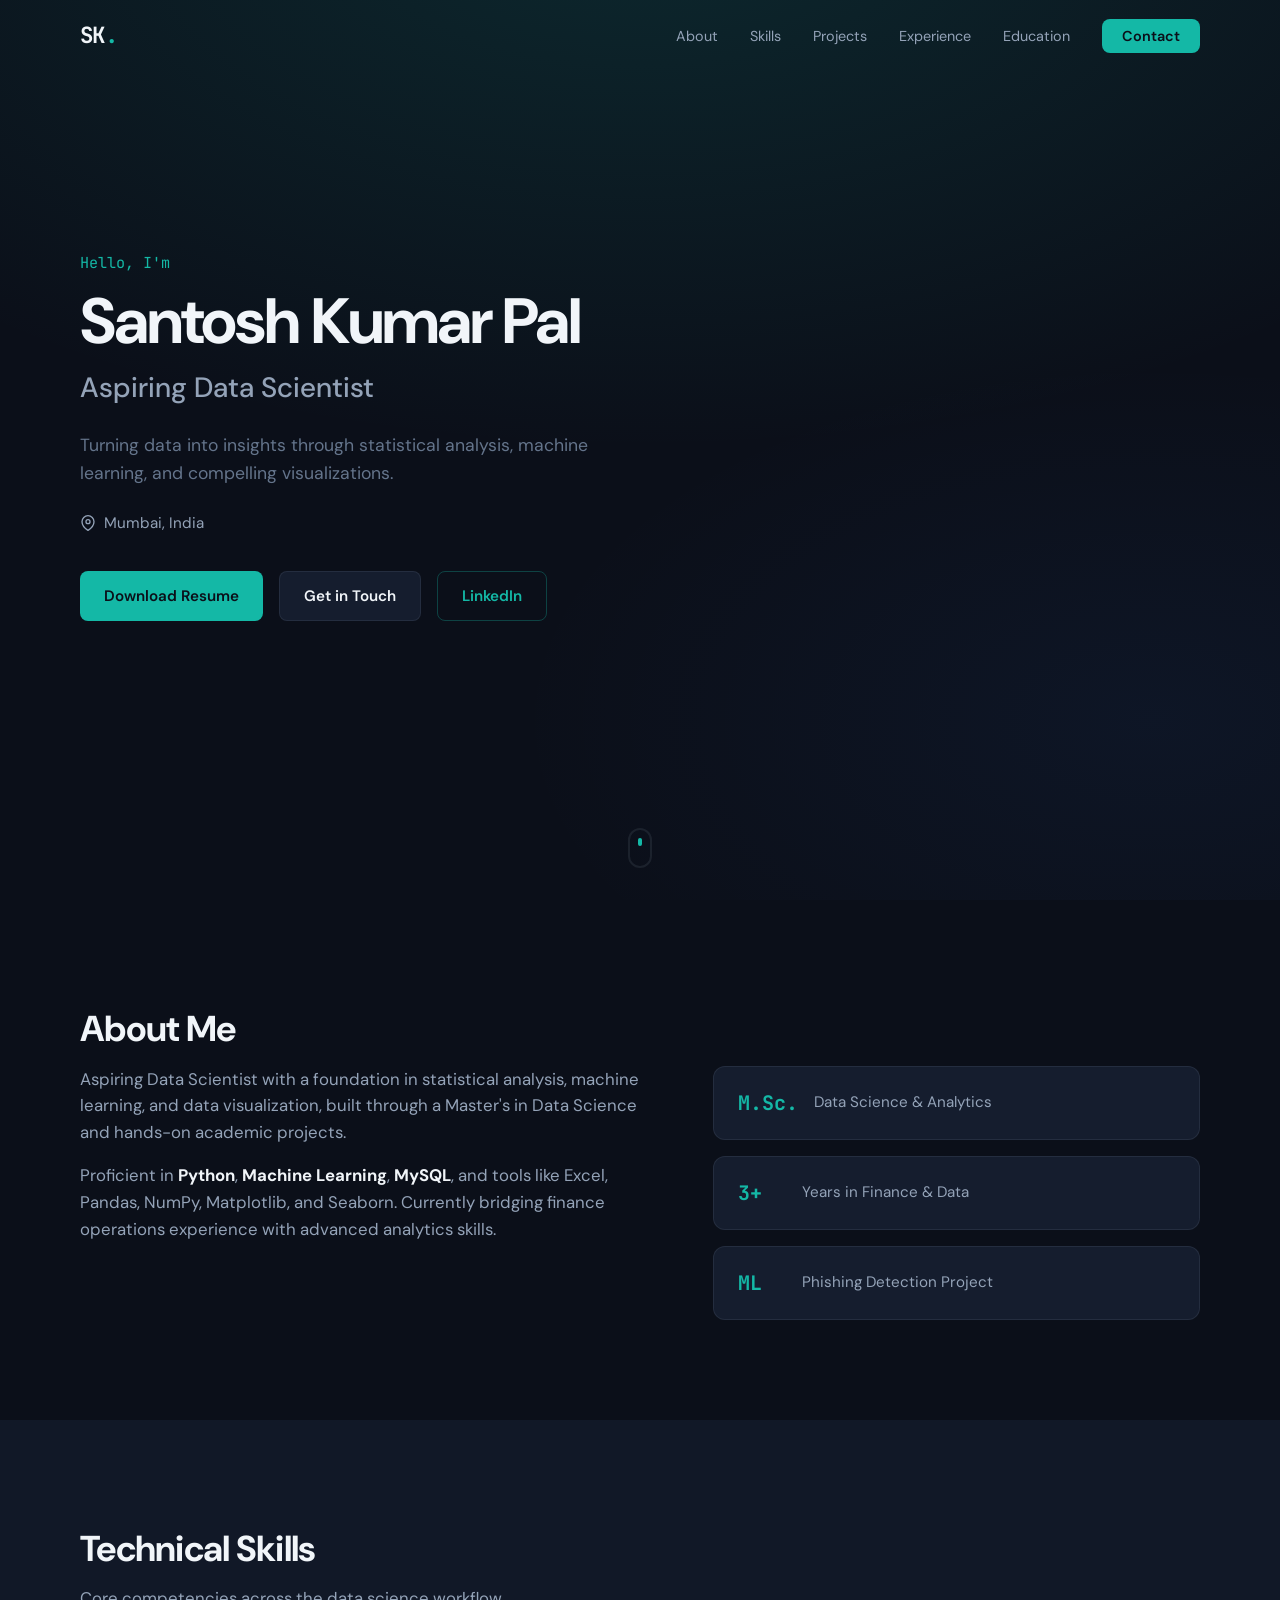
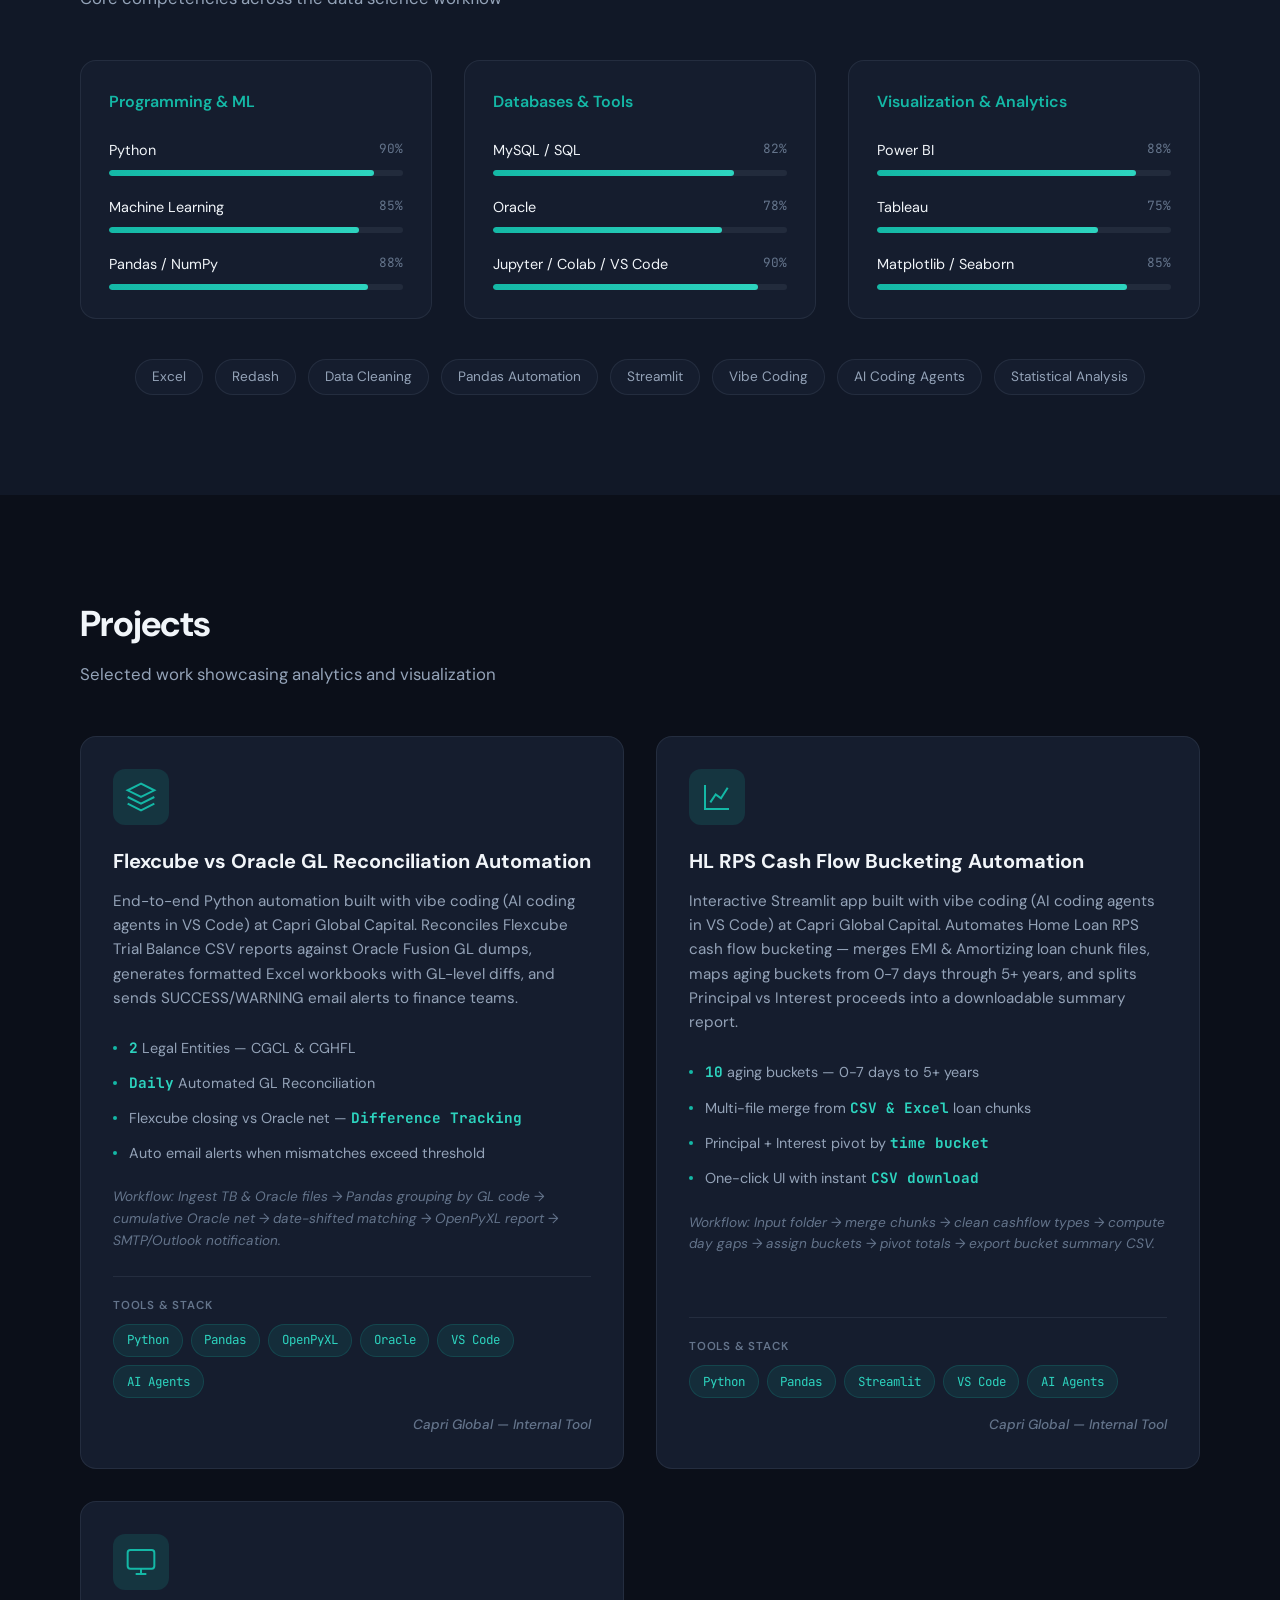
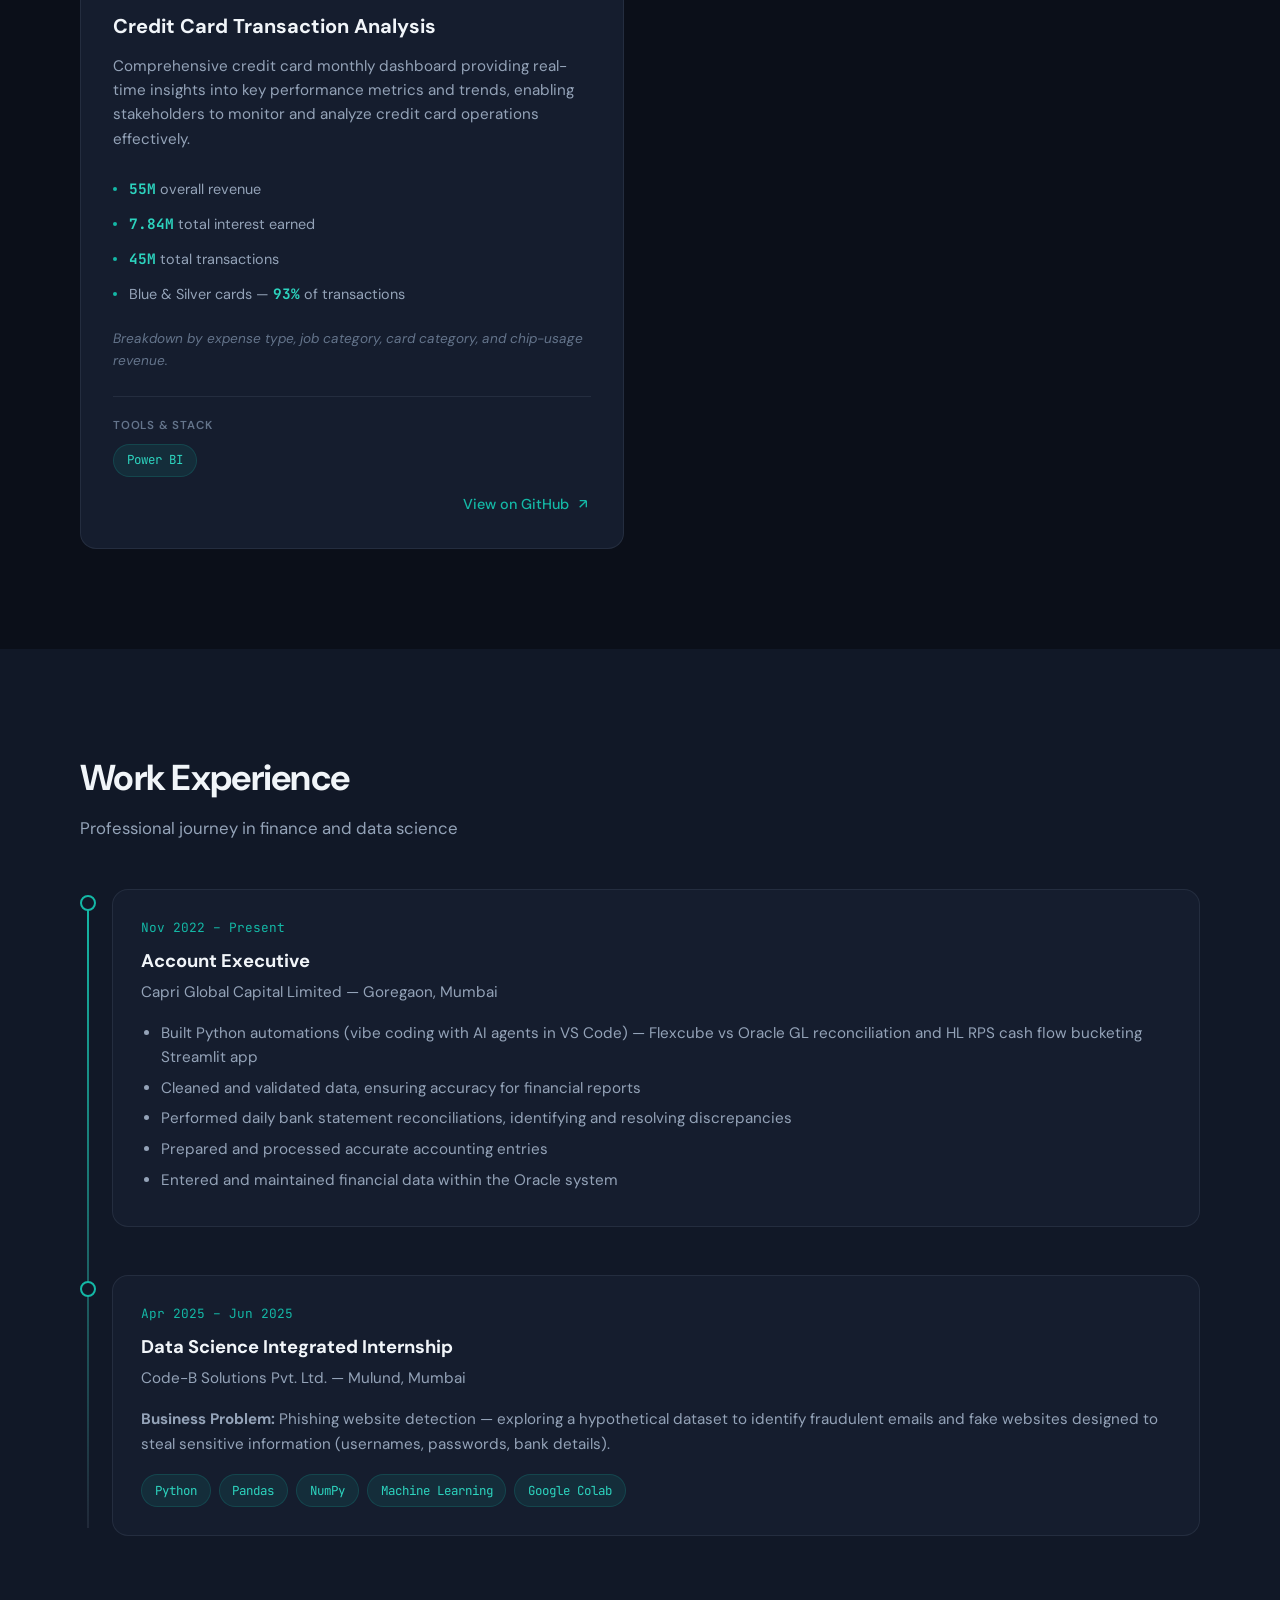
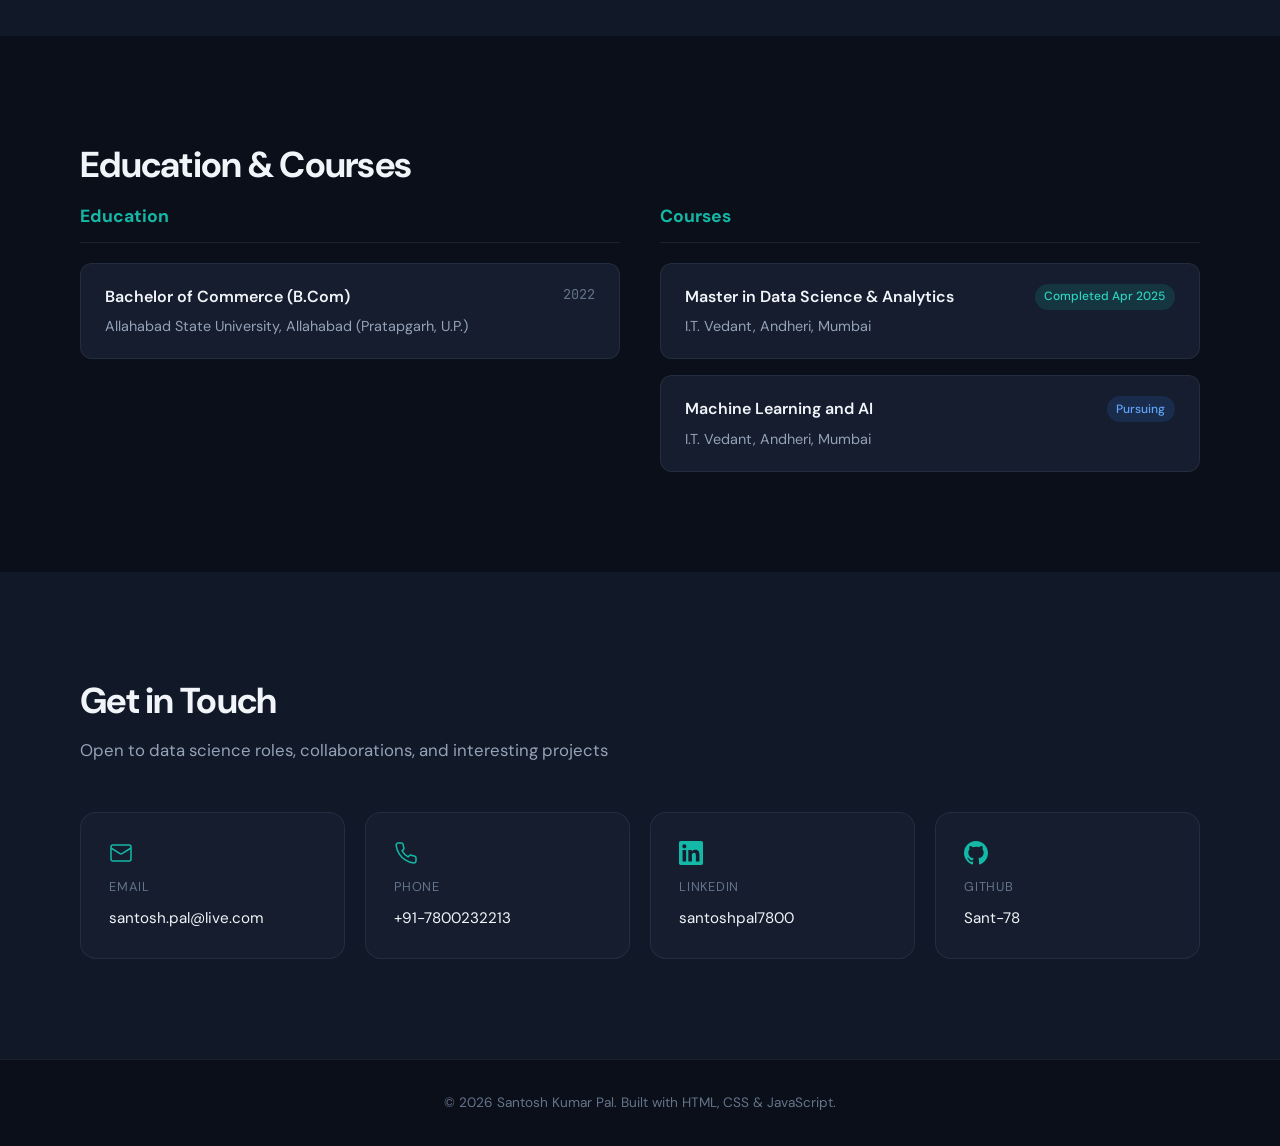
<file: index.html>
<!DOCTYPE html>
<html lang="en">
<head>
  <meta charset="UTF-8">
  <meta name="viewport" content="width=device-width, initial-scale=1.0">
  <meta name="description" content="Santosh Kumar Pal — Aspiring Data Scientist portfolio. Python, Machine Learning, data visualization, and analytics projects.">
  <title>Santosh Kumar Pal | Data Scientist</title>
  <link rel="preconnect" href="https://fonts.googleapis.com">
  <link rel="preconnect" href="https://fonts.gstatic.com" crossorigin>
  <link href="https://fonts.googleapis.com/css2?family=DM+Sans:ital,opsz,wght@0,9..40,400;0,9..40,500;0,9..40,600;0,9..40,700;1,9..40,400&family=JetBrains+Mono:wght@400;500&display=swap" rel="stylesheet">
  <link rel="stylesheet" href="css/styles.css">
</head>
<body>

  <!-- Navigation -->
  <header class="navbar" id="navbar">
    <nav class="nav-container">
      <a href="#hero" class="nav-logo">SK<span class="accent">.</span></a>
      <button class="nav-toggle" id="navToggle" aria-label="Toggle navigation" aria-expanded="false">
        <span></span>
        <span></span>
        <span></span>
      </button>
      <ul class="nav-links" id="navLinks">
        <li><a href="#about">About</a></li>
        <li><a href="#skills">Skills</a></li>
        <li><a href="#projects">Projects</a></li>
        <li><a href="#experience">Experience</a></li>
        <li><a href="#education">Education</a></li>
        <li><a href="#contact" class="nav-cta">Contact</a></li>
      </ul>
    </nav>
  </header>

  <main>

    <!-- Hero -->
    <section class="hero section" id="hero">
      <div class="hero-bg"></div>
      <div class="container hero-content">
        <p class="hero-greeting reveal">Hello, I'm</p>
        <h1 class="hero-name reveal">Santosh Kumar Pal</h1>
        <p class="hero-title reveal">Aspiring Data Scientist</p>
        <p class="hero-tagline reveal">
          Turning data into insights through statistical analysis, machine learning, and compelling visualizations.
        </p>
        <div class="hero-meta reveal">
          <span class="hero-location">
            <svg width="16" height="16" viewBox="0 0 24 24" fill="none" stroke="currentColor" stroke-width="2" aria-hidden="true"><path d="M21 10c0 7-9 13-9 13s-9-6-9-13a9 9 0 0 1 18 0z"/><circle cx="12" cy="10" r="3"/></svg>
            Mumbai, India
          </span>
        </div>
        <div class="hero-actions reveal">
          <a href="resume.html?print=1" class="btn btn-primary" target="_blank" rel="noopener">Download Resume</a>
          <a href="#contact" class="btn btn-secondary">Get in Touch</a>
          <a href="https://www.linkedin.com/in/santoshpal7800" class="btn btn-outline" target="_blank" rel="noopener noreferrer">LinkedIn</a>
        </div>
      </div>
      <a href="#about" class="scroll-indicator" aria-label="Scroll to about section">
        <span></span>
      </a>
    </section>

    <!-- About -->
    <section class="section" id="about">
      <div class="container">
        <h2 class="section-title reveal">About Me</h2>
        <div class="about-grid">
          <div class="about-text reveal">
            <p>
              Aspiring Data Scientist with a foundation in statistical analysis, machine learning, and data visualization, built through a Master's in Data Science and hands-on academic projects.
            </p>
            <p>
              Proficient in <strong>Python</strong>, <strong>Machine Learning</strong>, <strong>MySQL</strong>, and tools like Excel, Pandas, NumPy, Matplotlib, and Seaborn. Currently bridging finance operations experience with advanced analytics skills.
            </p>
          </div>
          <div class="about-highlights reveal">
            <div class="highlight-card">
              <span class="highlight-number">M.Sc.</span>
              <span class="highlight-label">Data Science & Analytics</span>
            </div>
            <div class="highlight-card">
              <span class="highlight-number">3+</span>
              <span class="highlight-label">Years in Finance & Data</span>
            </div>
            <div class="highlight-card">
              <span class="highlight-number">ML</span>
              <span class="highlight-label">Phishing Detection Project</span>
            </div>
          </div>
        </div>
      </div>
    </section>

    <!-- Skills -->
    <section class="section section-alt" id="skills">
      <div class="container">
        <h2 class="section-title reveal">Technical Skills</h2>
        <p class="section-subtitle reveal">Core competencies across the data science workflow</p>

        <div class="skills-grid">
          <div class="skill-category reveal">
            <h3>Programming & ML</h3>
            <div class="skill-bars">
              <div class="skill-item">
                <div class="skill-header">
                  <span>Python</span>
                  <span class="skill-pct">90%</span>
                </div>
                <div class="skill-track"><div class="skill-fill" data-width="90"></div></div>
              </div>
              <div class="skill-item">
                <div class="skill-header">
                  <span>Machine Learning</span>
                  <span class="skill-pct">85%</span>
                </div>
                <div class="skill-track"><div class="skill-fill" data-width="85"></div></div>
              </div>
              <div class="skill-item">
                <div class="skill-header">
                  <span>Pandas / NumPy</span>
                  <span class="skill-pct">88%</span>
                </div>
                <div class="skill-track"><div class="skill-fill" data-width="88"></div></div>
              </div>
            </div>
          </div>

          <div class="skill-category reveal">
            <h3>Databases & Tools</h3>
            <div class="skill-bars">
              <div class="skill-item">
                <div class="skill-header">
                  <span>MySQL / SQL</span>
                  <span class="skill-pct">82%</span>
                </div>
                <div class="skill-track"><div class="skill-fill" data-width="82"></div></div>
              </div>
              <div class="skill-item">
                <div class="skill-header">
                  <span>Oracle</span>
                  <span class="skill-pct">78%</span>
                </div>
                <div class="skill-track"><div class="skill-fill" data-width="78"></div></div>
              </div>
              <div class="skill-item">
                <div class="skill-header">
                  <span>Jupyter / Colab / VS Code</span>
                  <span class="skill-pct">90%</span>
                </div>
                <div class="skill-track"><div class="skill-fill" data-width="90"></div></div>
              </div>
            </div>
          </div>

          <div class="skill-category reveal">
            <h3>Visualization & Analytics</h3>
            <div class="skill-bars">
              <div class="skill-item">
                <div class="skill-header">
                  <span>Power BI</span>
                  <span class="skill-pct">88%</span>
                </div>
                <div class="skill-track"><div class="skill-fill" data-width="88"></div></div>
              </div>
              <div class="skill-item">
                <div class="skill-header">
                  <span>Tableau</span>
                  <span class="skill-pct">75%</span>
                </div>
                <div class="skill-track"><div class="skill-fill" data-width="75"></div></div>
              </div>
              <div class="skill-item">
                <div class="skill-header">
                  <span>Matplotlib / Seaborn</span>
                  <span class="skill-pct">85%</span>
                </div>
                <div class="skill-track"><div class="skill-fill" data-width="85"></div></div>
              </div>
            </div>
          </div>
        </div>

        <div class="skill-tags reveal">
          <span class="tag">Excel</span>
          <span class="tag">Redash</span>
          <span class="tag">Data Cleaning</span>
          <span class="tag">Pandas Automation</span>
          <span class="tag">Streamlit</span>
          <span class="tag">Vibe Coding</span>
          <span class="tag">AI Coding Agents</span>
          <span class="tag">Statistical Analysis</span>
        </div>
      </div>
    </section>

    <!-- Projects -->
    <section class="section" id="projects">
      <div class="container">
        <h2 class="section-title reveal">Projects</h2>
        <p class="section-subtitle reveal">Selected work showcasing analytics and visualization</p>

        <div class="projects-grid">
          <article class="project-card reveal">
            <div class="project-icon">
              <svg width="32" height="32" viewBox="0 0 24 24" fill="none" stroke="currentColor" stroke-width="1.5" aria-hidden="true"><path d="M12 2L2 7l10 5 10-5-10-5z"/><path d="M2 17l10 5 10-5M2 12l10 5 10-5"/></svg>
            </div>
            <h3>Flexcube vs Oracle GL Reconciliation Automation</h3>
            <p class="project-desc">
              End-to-end Python automation built with vibe coding (AI coding agents in VS Code) at Capri Global Capital. Reconciles Flexcube Trial Balance CSV reports against Oracle Fusion GL dumps, generates formatted Excel workbooks with GL-level diffs, and sends SUCCESS/WARNING email alerts to finance teams.
            </p>
            <ul class="project-metrics">
              <li><strong>2</strong> Legal Entities — CGCL & CGHFL</li>
              <li><strong>Daily</strong> Automated GL Reconciliation</li>
              <li>Flexcube closing vs Oracle net — <strong>Difference Tracking</strong></li>
              <li>Auto email alerts when mismatches exceed threshold</li>
            </ul>
            <p class="project-insight">
              Workflow: Ingest TB & Oracle files → Pandas grouping by GL code → cumulative Oracle net → date-shifted matching → OpenPyXL report → SMTP/Outlook notification.
            </p>
            <div class="project-footer">
              <div class="project-tools-block">
                <span class="project-tools-label">Tools & Stack</span>
                <div class="project-tools">
                  <span class="tool-badge">Python</span>
                  <span class="tool-badge">Pandas</span>
                  <span class="tool-badge">OpenPyXL</span>
                  <span class="tool-badge">Oracle</span>
                  <span class="tool-badge">VS Code</span>
                  <span class="tool-badge">AI Agents</span>
                </div>
              </div>
              <div class="project-footer-meta">
                <span class="project-link project-internal">Capri Global — Internal Tool</span>
              </div>
            </div>
          </article>

          <article class="project-card reveal">
            <div class="project-icon">
              <svg width="32" height="32" viewBox="0 0 24 24" fill="none" stroke="currentColor" stroke-width="1.5" aria-hidden="true"><path d="M3 3v18h18"/><path d="M7 16l4-6 4 3 5-8"/></svg>
            </div>
            <h3>HL RPS Cash Flow Bucketing Automation</h3>
            <p class="project-desc">
              Interactive Streamlit app built with vibe coding (AI coding agents in VS Code) at Capri Global Capital. Automates Home Loan RPS cash flow bucketing — merges EMI & Amortizing loan chunk files, maps aging buckets from 0-7 days through 5+ years, and splits Principal vs Interest proceeds into a downloadable summary report.
            </p>
            <ul class="project-metrics">
              <li><strong>10</strong> aging buckets — 0-7 days to 5+ years</li>
              <li>Multi-file merge from <strong>CSV & Excel</strong> loan chunks</li>
              <li>Principal + Interest pivot by <strong>time bucket</strong></li>
              <li>One-click UI with instant <strong>CSV download</strong></li>
            </ul>
            <p class="project-insight">
              Workflow: Input folder → merge chunks → clean cashflow types → compute day gaps → assign buckets → pivot totals → export bucket summary CSV.
            </p>
            <div class="project-footer">
              <div class="project-tools-block">
                <span class="project-tools-label">Tools & Stack</span>
                <div class="project-tools">
                  <span class="tool-badge">Python</span>
                  <span class="tool-badge">Pandas</span>
                  <span class="tool-badge">Streamlit</span>
                  <span class="tool-badge">VS Code</span>
                  <span class="tool-badge">AI Agents</span>
                </div>
              </div>
              <div class="project-footer-meta">
                <span class="project-link project-internal">Capri Global — Internal Tool</span>
              </div>
            </div>
          </article>

          <article class="project-card reveal">
            <div class="project-icon">
              <svg width="32" height="32" viewBox="0 0 24 24" fill="none" stroke="currentColor" stroke-width="1.5" aria-hidden="true"><rect x="2" y="3" width="20" height="14" rx="2"/><path d="M8 21h8M12 17v4"/></svg>
            </div>
            <h3>Credit Card Transaction Analysis</h3>
            <p class="project-desc">
              Comprehensive credit card monthly dashboard providing real-time insights into key performance metrics and trends, enabling stakeholders to monitor and analyze credit card operations effectively.
            </p>
            <ul class="project-metrics">
              <li><strong>55M</strong> overall revenue</li>
              <li><strong>7.84M</strong> total interest earned</li>
              <li><strong>45M</strong> total transactions</li>
              <li>Blue & Silver cards — <strong>93%</strong> of transactions</li>
            </ul>
            <p class="project-insight">
              Breakdown by expense type, job category, card category, and chip-usage revenue.
            </p>
            <div class="project-footer">
              <div class="project-tools-block">
                <span class="project-tools-label">Tools & Stack</span>
                <div class="project-tools">
                  <span class="tool-badge">Power BI</span>
                </div>
              </div>
              <div class="project-footer-meta">
                <a href="https://github.com/Sant-78" class="project-link" target="_blank" rel="noopener noreferrer">
                  View on GitHub
                  <svg width="16" height="16" viewBox="0 0 24 24" fill="none" stroke="currentColor" stroke-width="2" aria-hidden="true"><path d="M7 17L17 7M17 7H7M17 7V17"/></svg>
                </a>
              </div>
            </div>
          </article>
        </div>
      </div>
    </section>

    <!-- Experience -->
    <section class="section section-alt" id="experience">
      <div class="container">
        <h2 class="section-title reveal">Work Experience</h2>
        <p class="section-subtitle reveal">Professional journey in finance and data science</p>

        <div class="timeline">
          <article class="timeline-item reveal">
            <div class="timeline-marker"></div>
            <div class="timeline-content">
              <span class="timeline-date">Nov 2022 – Present</span>
              <h3>Account Executive</h3>
              <p class="timeline-company">Capri Global Capital Limited — Goregaon, Mumbai</p>
              <ul>
                <li>Built Python automations (vibe coding with AI agents in VS Code) — Flexcube vs Oracle GL reconciliation and HL RPS cash flow bucketing Streamlit app</li>
                <li>Cleaned and validated data, ensuring accuracy for financial reports</li>
                <li>Performed daily bank statement reconciliations, identifying and resolving discrepancies</li>
                <li>Prepared and processed accurate accounting entries</li>
                <li>Entered and maintained financial data within the Oracle system</li>
              </ul>
            </div>
          </article>

          <article class="timeline-item reveal">
            <div class="timeline-marker"></div>
            <div class="timeline-content">
              <span class="timeline-date">Apr 2025 – Jun 2025</span>
              <h3>Data Science Integrated Internship</h3>
              <p class="timeline-company">Code-B Solutions Pvt. Ltd. — Mulund, Mumbai</p>
              <p class="timeline-problem">
                <strong>Business Problem:</strong> Phishing website detection — exploring a hypothetical dataset to identify fraudulent emails and fake websites designed to steal sensitive information (usernames, passwords, bank details).
              </p>
              <div class="timeline-tools">
                <span class="tool-badge">Python</span>
                <span class="tool-badge">Pandas</span>
                <span class="tool-badge">NumPy</span>
                <span class="tool-badge">Machine Learning</span>
                <span class="tool-badge">Google Colab</span>
              </div>
            </div>
          </article>
        </div>
      </div>
    </section>

    <!-- Education -->
    <section class="section" id="education">
      <div class="container">
        <h2 class="section-title reveal">Education & Courses</h2>

        <div class="education-grid">
          <div class="edu-block reveal">
            <h3>Education</h3>
            <div class="edu-item">
              <div class="edu-header">
                <h4>Bachelor of Commerce (B.Com)</h4>
                <span class="edu-year">2022</span>
              </div>
              <p>Allahabad State University, Allahabad (Pratapgarh, U.P.)</p>
            </div>
          </div>

          <div class="edu-block reveal">
            <h3>Courses</h3>
            <div class="edu-item">
              <div class="edu-header">
                <h4>Master in Data Science & Analytics</h4>
                <span class="edu-badge completed">Completed Apr 2025</span>
              </div>
              <p>I.T. Vedant, Andheri, Mumbai</p>
            </div>
            <div class="edu-item">
              <div class="edu-header">
                <h4>Machine Learning and AI</h4>
                <span class="edu-badge pursuing">Pursuing</span>
              </div>
              <p>I.T. Vedant, Andheri, Mumbai</p>
            </div>
          </div>
        </div>
      </div>
    </section>

    <!-- Contact -->
    <section class="section section-alt" id="contact">
      <div class="container">
        <h2 class="section-title reveal">Get in Touch</h2>
        <p class="section-subtitle reveal">Open to data science roles, collaborations, and interesting projects</p>

        <div class="contact-grid reveal">
          <a href="mailto:santosh.pal@live.com" class="contact-card">
            <svg width="24" height="24" viewBox="0 0 24 24" fill="none" stroke="currentColor" stroke-width="1.5" aria-hidden="true"><rect x="2" y="4" width="20" height="16" rx="2"/><path d="m22 7-8.97 5.7a1.94 1.94 0 0 1-2.06 0L2 7"/></svg>
            <span class="contact-label">Email</span>
            <span class="contact-value">santosh.pal@live.com</span>
          </a>
          <a href="tel:+917800232213" class="contact-card">
            <svg width="24" height="24" viewBox="0 0 24 24" fill="none" stroke="currentColor" stroke-width="1.5" aria-hidden="true"><path d="M22 16.92v3a2 2 0 0 1-2.18 2 19.79 19.79 0 0 1-8.63-3.07 19.5 19.5 0 0 1-6-6 19.79 19.79 0 0 1-3.07-8.67A2 2 0 0 1 4.11 2h3a2 2 0 0 1 2 1.72c.127.96.361 1.903.7 2.81a2 2 0 0 1-.45 2.11L8.09 9.91a16 16 0 0 0 6 6l1.27-1.27a2 2 0 0 1 2.11-.45c.907.339 1.85.573 2.81.7A2 2 0 0 1 22 16.92z"/></svg>
            <span class="contact-label">Phone</span>
            <span class="contact-value">+91-7800232213</span>
          </a>
          <a href="https://www.linkedin.com/in/santoshpal7800" class="contact-card" target="_blank" rel="noopener noreferrer">
            <svg width="24" height="24" viewBox="0 0 24 24" fill="currentColor" aria-hidden="true"><path d="M20.447 20.452h-3.554v-5.569c0-1.328-.027-3.037-1.852-3.037-1.853 0-2.136 1.445-2.136 2.939v5.667H9.351V9h3.414v1.561h.046c.477-.9 1.637-1.85 3.37-1.85 3.601 0 4.267 2.37 4.267 5.455v6.286zM5.337 7.433a2.062 2.062 0 0 1-2.063-2.065 2.064 2.064 0 1 1 2.063 2.065zm1.782 13.019H3.555V9h3.564v11.452zM22.225 0H1.771C.792 0 0 .774 0 1.729v20.542C0 23.227.792 24 1.771 24h20.451C23.2 24 24 23.227 24 22.271V1.729C24 .774 23.2 0 22.222 0h.003z"/></svg>
            <span class="contact-label">LinkedIn</span>
            <span class="contact-value">santoshpal7800</span>
          </a>
          <a href="https://github.com/Sant-78" class="contact-card" target="_blank" rel="noopener noreferrer">
            <svg width="24" height="24" viewBox="0 0 24 24" fill="currentColor" aria-hidden="true"><path d="M12 0C5.374 0 0 5.373 0 12c0 5.302 3.438 9.8 8.207 11.387.599.111.793-.261.793-.577v-2.234c-3.338.726-4.033-1.416-4.033-1.416-.546-1.387-1.333-1.756-1.333-1.756-1.089-.745.083-.729.083-.729 1.205.084 1.839 1.237 1.839 1.237 1.07 1.834 2.807 1.304 3.492.997.107-.775.418-1.305.762-1.604-2.665-.305-5.467-1.334-5.467-5.931 0-1.311.469-2.381 1.236-3.221-.124-.303-.535-1.524.117-3.176 0 0 1.008-.322 3.301 1.23A11.509 11.509 0 0 1 12 5.803c1.02.005 2.047.138 3.006.404 2.291-1.552 3.297-1.23 3.297-1.23.653 1.653.242 2.874.118 3.176.77.84 1.235 1.911 1.235 3.221 0 4.609-2.807 5.624-5.479 5.921.43.372.823 1.102.823 2.222v3.293c0 .319.192.694.801.576C20.566 21.797 24 17.3 24 12c0-6.627-5.373-12-12-12z"/></svg>
            <span class="contact-label">GitHub</span>
            <span class="contact-value">Sant-78</span>
          </a>
        </div>
      </div>
    </section>

  </main>

  <footer class="footer">
    <div class="container">
      <p>&copy; 2026 Santosh Kumar Pal. Built with HTML, CSS & JavaScript.</p>
    </div>
  </footer>

  <script src="js/main.js"></script>
</body>
</html>
</file>
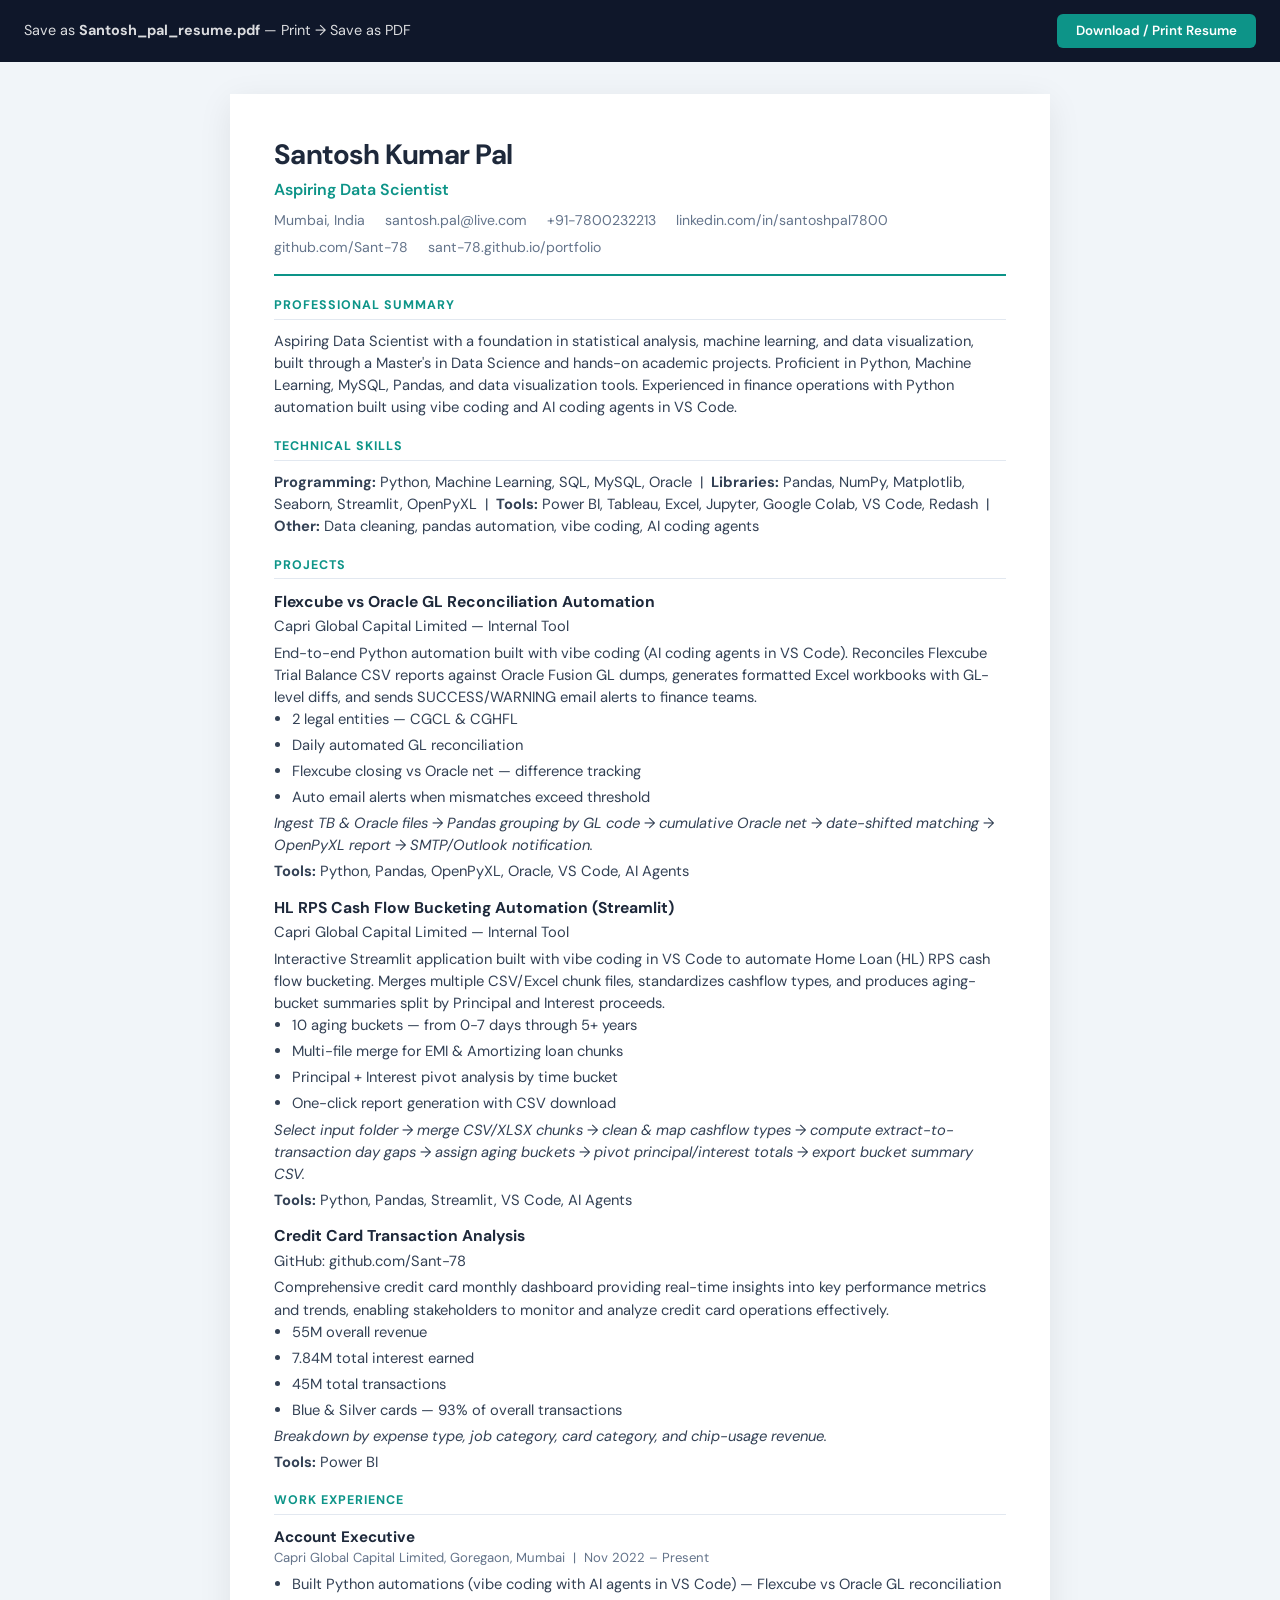
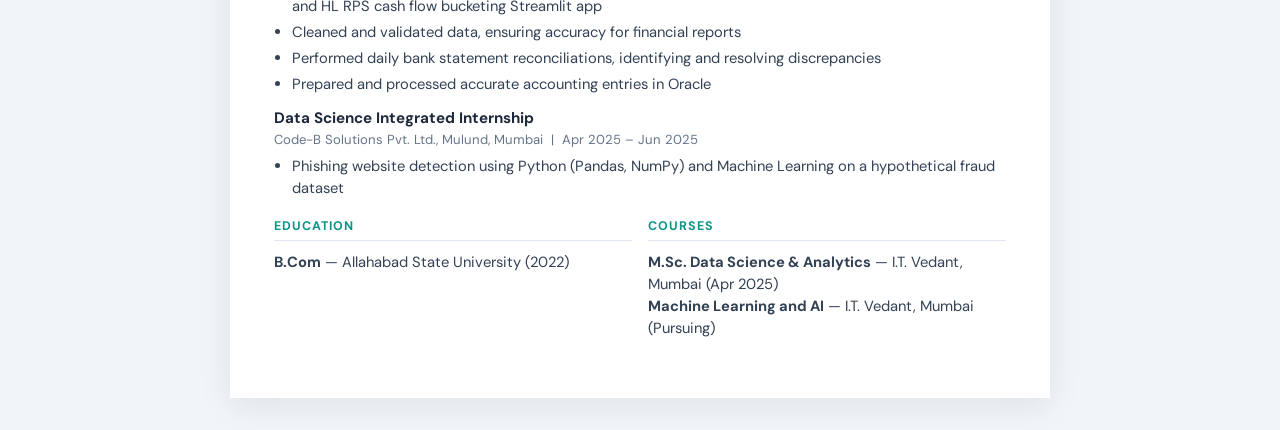
<file: resume.html>
<!DOCTYPE html>
<html lang="en">
<head>
  <meta charset="UTF-8">
  <meta name="viewport" content="width=device-width, initial-scale=1.0">
  <title>Santosh Kumar Pal — Resume</title>
  <link rel="preconnect" href="https://fonts.googleapis.com">
  <link rel="preconnect" href="https://fonts.gstatic.com" crossorigin>
  <link href="https://fonts.googleapis.com/css2?family=DM+Sans:wght@400;500;600;700&display=swap" rel="stylesheet">
  <link rel="stylesheet" href="css/resume.css">
</head>
<body>

  <div class="resume-toolbar">
    <p>Save as <strong>Santosh_pal_resume.pdf</strong> — Print → Save as PDF</p>
    <button type="button" class="btn-print" id="printResume">Download / Print Resume</button>
  </div>

  <div class="resume-page">
    <header class="resume-header">
      <h1>Santosh Kumar Pal</h1>
      <p class="title">Aspiring Data Scientist</p>
      <div class="resume-contact">
        <span>Mumbai, India</span>
        <a href="mailto:santosh.pal@live.com">santosh.pal@live.com</a>
        <span>+91-7800232213</span>
        <a href="https://www.linkedin.com/in/santoshpal7800">linkedin.com/in/santoshpal7800</a>
        <a href="https://github.com/Sant-78">github.com/Sant-78</a>
        <a href="https://sant-78.github.io/portfolio/">sant-78.github.io/portfolio</a>
      </div>
    </header>

    <section class="resume-section">
      <h2>Professional Summary</h2>
      <p>
        Aspiring Data Scientist with a foundation in statistical analysis, machine learning, and data visualization, built through a Master's in Data Science and hands-on academic projects. Proficient in Python, Machine Learning, MySQL, Pandas, and data visualization tools. Experienced in finance operations with Python automation built using vibe coding and AI coding agents in VS Code.
      </p>
    </section>

    <section class="resume-section">
      <h2>Technical Skills</h2>
      <p>
        <strong>Programming:</strong> Python, Machine Learning, SQL, MySQL, Oracle &nbsp;|&nbsp;
        <strong>Libraries:</strong> Pandas, NumPy, Matplotlib, Seaborn, Streamlit, OpenPyXL &nbsp;|&nbsp;
        <strong>Tools:</strong> Power BI, Tableau, Excel, Jupyter, Google Colab, VS Code, Redash &nbsp;|&nbsp;
        <strong>Other:</strong> Data cleaning, pandas automation, vibe coding, AI coding agents
      </p>
    </section>

    <section class="resume-section">
      <h2>Projects</h2>
      <div id="resumeProjects"></div>
    </section>

    <section class="resume-section">
      <h2>Work Experience</h2>

      <article class="experience-entry">
        <h3>Account Executive</h3>
        <p class="meta">Capri Global Capital Limited, Goregaon, Mumbai &nbsp;|&nbsp; Nov 2022 – Present</p>
        <ul>
          <li>Built Python automations (vibe coding with AI agents in VS Code) — Flexcube vs Oracle GL reconciliation and HL RPS cash flow bucketing Streamlit app</li>
          <li>Cleaned and validated data, ensuring accuracy for financial reports</li>
          <li>Performed daily bank statement reconciliations, identifying and resolving discrepancies</li>
          <li>Prepared and processed accurate accounting entries in Oracle</li>
        </ul>
      </article>

      <article class="experience-entry">
        <h3>Data Science Integrated Internship</h3>
        <p class="meta">Code-B Solutions Pvt. Ltd., Mulund, Mumbai &nbsp;|&nbsp; Apr 2025 – Jun 2025</p>
        <ul>
          <li>Phishing website detection using Python (Pandas, NumPy) and Machine Learning on a hypothetical fraud dataset</li>
        </ul>
      </article>
    </section>

    <section class="resume-section two-col">
      <div>
        <h2>Education</h2>
        <p><strong>B.Com</strong> — Allahabad State University (2022)</p>
      </div>
      <div>
        <h2>Courses</h2>
        <p><strong>M.Sc. Data Science & Analytics</strong> — I.T. Vedant, Mumbai (Apr 2025)</p>
        <p><strong>Machine Learning and AI</strong> — I.T. Vedant, Mumbai (Pursuing)</p>
      </div>
    </section>
  </div>

  <script src="js/projects-data.js"></script>
  <script src="js/resume.js"></script>
</body>
</html>
</file>
<file: css/styles.css>
/* ===== Variables ===== */
:root {
  --bg-primary: #0b0f19;
  --bg-secondary: #111827;
  --bg-card: #151d2e;
  --bg-card-hover: #1a2438;
  --text-primary: #f1f5f9;
  --text-secondary: #94a3b8;
  --text-muted: #64748b;
  --accent: #14b8a6;
  --accent-light: #2dd4bf;
  --accent-glow: rgba(20, 184, 166, 0.15);
  --border: rgba(148, 163, 184, 0.12);
  --border-accent: rgba(20, 184, 166, 0.3);
  --shadow: 0 4px 24px rgba(0, 0, 0, 0.4);
  --shadow-hover: 0 12px 40px rgba(0, 0, 0, 0.5);
  --radius: 12px;
  --radius-lg: 16px;
  --nav-height: 72px;
  --transition: 0.3s cubic-bezier(0.4, 0, 0.2, 1);
  --font-sans: 'DM Sans', system-ui, sans-serif;
  --font-mono: 'JetBrains Mono', monospace;
}

/* ===== Reset ===== */
*, *::before, *::after {
  box-sizing: border-box;
  margin: 0;
  padding: 0;
}

html {
  scroll-behavior: smooth;
  scroll-padding-top: var(--nav-height);
}

body {
  font-family: var(--font-sans);
  background: var(--bg-primary);
  color: var(--text-primary);
  line-height: 1.6;
  overflow-x: hidden;
}

a {
  color: inherit;
  text-decoration: none;
}

ul {
  list-style: none;
}

img {
  max-width: 100%;
  display: block;
}

/* ===== Utilities ===== */
.container {
  width: min(1120px, 92vw);
  margin-inline: auto;
}

.section {
  padding: 100px 0;
}

.section-alt {
  background: var(--bg-secondary);
}

.section-title {
  font-size: clamp(1.75rem, 4vw, 2.25rem);
  font-weight: 700;
  margin-bottom: 0.5rem;
  letter-spacing: -0.02em;
}

.section-subtitle {
  color: var(--text-secondary);
  margin-bottom: 3rem;
  font-size: 1.05rem;
}

.accent {
  color: var(--accent);
}

/* ===== Reveal Animation ===== */
.reveal {
  opacity: 0;
  transform: translateY(28px);
  transition: opacity 0.7s cubic-bezier(0.4, 0, 0.2, 1),
              transform 0.7s cubic-bezier(0.4, 0, 0.2, 1);
}

.reveal.visible {
  opacity: 1;
  transform: translateY(0);
}

/* ===== Navbar ===== */
.navbar {
  position: fixed;
  top: 0;
  left: 0;
  right: 0;
  height: var(--nav-height);
  z-index: 1000;
  transition: background var(--transition), box-shadow var(--transition);
}

.navbar.scrolled {
  background: rgba(11, 15, 25, 0.92);
  backdrop-filter: blur(12px);
  box-shadow: 0 1px 0 var(--border);
}

.nav-container {
  width: min(1120px, 92vw);
  margin-inline: auto;
  height: 100%;
  display: flex;
  align-items: center;
  justify-content: space-between;
}

.nav-logo {
  font-family: var(--font-mono);
  font-size: 1.4rem;
  font-weight: 700;
  letter-spacing: -0.03em;
}

.nav-links {
  display: flex;
  align-items: center;
  gap: 2rem;
}

.nav-links a {
  font-size: 0.9rem;
  color: var(--text-secondary);
  transition: color var(--transition);
  position: relative;
}

.nav-links a:not(.nav-cta)::after {
  content: '';
  position: absolute;
  bottom: -4px;
  left: 0;
  width: 0;
  height: 2px;
  background: var(--accent);
  transition: width var(--transition);
}

.nav-links a:not(.nav-cta):hover,
.nav-links a.active {
  color: var(--text-primary);
}

.nav-links a:not(.nav-cta):hover::after,
.nav-links a.active::after {
  width: 100%;
}

.nav-cta {
  background: var(--accent);
  color: var(--bg-primary) !important;
  padding: 0.5rem 1.25rem;
  border-radius: 8px;
  font-weight: 600;
  transition: background var(--transition), transform var(--transition);
}

.nav-cta:hover {
  background: var(--accent-light);
  transform: translateY(-1px);
}

.nav-toggle {
  display: none;
  flex-direction: column;
  gap: 5px;
  background: none;
  border: none;
  cursor: pointer;
  padding: 4px;
}

.nav-toggle span {
  display: block;
  width: 24px;
  height: 2px;
  background: var(--text-primary);
  transition: var(--transition);
}

/* ===== Hero ===== */
.hero {
  min-height: 100vh;
  display: flex;
  align-items: center;
  position: relative;
  padding-top: var(--nav-height);
}

.hero-bg {
  position: absolute;
  inset: 0;
  background:
    radial-gradient(ellipse 80% 60% at 50% -10%, var(--accent-glow), transparent),
    radial-gradient(ellipse 50% 40% at 90% 80%, rgba(59, 130, 246, 0.06), transparent);
  pointer-events: none;
}

.hero-content {
  position: relative;
  z-index: 1;
}

.hero-greeting {
  font-family: var(--font-mono);
  color: var(--accent);
  font-size: 0.95rem;
  margin-bottom: 0.75rem;
}

.hero-name {
  font-size: clamp(2.5rem, 7vw, 4rem);
  font-weight: 700;
  letter-spacing: -0.03em;
  line-height: 1.1;
  margin-bottom: 0.5rem;
}

.hero-title {
  font-size: clamp(1.25rem, 3vw, 1.75rem);
  color: var(--text-secondary);
  font-weight: 500;
  margin-bottom: 1.25rem;
}

.hero-tagline {
  font-size: 1.1rem;
  color: var(--text-muted);
  max-width: 540px;
  margin-bottom: 1.5rem;
}

.hero-meta {
  margin-bottom: 2rem;
}

.hero-location {
  display: inline-flex;
  align-items: center;
  gap: 0.5rem;
  color: var(--text-secondary);
  font-size: 0.95rem;
}

.hero-actions {
  display: flex;
  flex-wrap: wrap;
  gap: 1rem;
}

.btn {
  display: inline-flex;
  align-items: center;
  justify-content: center;
  padding: 0.75rem 1.5rem;
  border-radius: 8px;
  font-size: 0.95rem;
  font-weight: 600;
  transition: var(--transition);
  cursor: pointer;
  border: none;
}

.btn-primary {
  background: var(--accent);
  color: var(--bg-primary);
}

.btn-primary:hover {
  background: var(--accent-light);
  transform: translateY(-2px);
  box-shadow: 0 8px 24px rgba(20, 184, 166, 0.3);
}

.btn-secondary {
  background: var(--bg-card);
  color: var(--text-primary);
  border: 1px solid var(--border);
}

.btn-secondary:hover {
  background: var(--bg-card-hover);
  border-color: var(--border-accent);
  transform: translateY(-2px);
}

.btn-outline {
  background: transparent;
  color: var(--accent);
  border: 1px solid var(--border-accent);
}

.btn-outline:hover {
  background: var(--accent-glow);
  transform: translateY(-2px);
}

.scroll-indicator {
  position: absolute;
  bottom: 2rem;
  left: 50%;
  transform: translateX(-50%);
  width: 24px;
  height: 40px;
  border: 2px solid var(--border);
  border-radius: 12px;
  display: flex;
  justify-content: center;
  padding-top: 8px;
}

.scroll-indicator span {
  width: 4px;
  height: 8px;
  background: var(--accent);
  border-radius: 2px;
  animation: scrollPulse 2s ease-in-out infinite;
}

@keyframes scrollPulse {
  0%, 100% { opacity: 0.3; transform: translateY(0); }
  50% { opacity: 1; transform: translateY(6px); }
}

/* ===== About ===== */
.about-grid {
  display: grid;
  grid-template-columns: 1.2fr 1fr;
  gap: 3rem;
  align-items: start;
}

.about-text p {
  color: var(--text-secondary);
  margin-bottom: 1rem;
  font-size: 1.05rem;
}

.about-text strong {
  color: var(--text-primary);
}

.about-highlights {
  display: flex;
  flex-direction: column;
  gap: 1rem;
}

.highlight-card {
  background: var(--bg-card);
  border: 1px solid var(--border);
  border-radius: var(--radius);
  padding: 1.25rem 1.5rem;
  display: flex;
  align-items: center;
  gap: 1rem;
  transition: var(--transition);
}

.highlight-card:hover {
  border-color: var(--border-accent);
  transform: translateX(4px);
}

.highlight-number {
  font-family: var(--font-mono);
  font-size: 1.25rem;
  font-weight: 700;
  color: var(--accent);
  min-width: 48px;
}

.highlight-label {
  color: var(--text-secondary);
  font-size: 0.95rem;
}

/* ===== Skills ===== */
.skills-grid {
  display: grid;
  grid-template-columns: repeat(auto-fit, minmax(300px, 1fr));
  gap: 2rem;
  margin-bottom: 2.5rem;
}

.skill-category {
  background: var(--bg-card);
  border: 1px solid var(--border);
  border-radius: var(--radius-lg);
  padding: 1.75rem;
}

.skill-category h3 {
  font-size: 1rem;
  color: var(--accent);
  margin-bottom: 1.5rem;
  font-weight: 600;
}

.skill-item {
  margin-bottom: 1.25rem;
}

.skill-item:last-child {
  margin-bottom: 0;
}

.skill-header {
  display: flex;
  justify-content: space-between;
  margin-bottom: 0.5rem;
  font-size: 0.9rem;
}

.skill-pct {
  font-family: var(--font-mono);
  color: var(--text-muted);
  font-size: 0.8rem;
}

.skill-track {
  height: 6px;
  background: rgba(148, 163, 184, 0.1);
  border-radius: 3px;
  overflow: hidden;
}

.skill-fill {
  height: 100%;
  width: 0;
  background: linear-gradient(90deg, var(--accent), var(--accent-light));
  border-radius: 3px;
  transition: width 1.2s cubic-bezier(0.4, 0, 0.2, 1);
}

.skill-fill.animated {
  width: var(--target-width);
}

.skill-tags {
  display: flex;
  flex-wrap: wrap;
  gap: 0.75rem;
  justify-content: center;
}

.tag {
  background: var(--bg-card);
  border: 1px solid var(--border);
  color: var(--text-secondary);
  padding: 0.4rem 1rem;
  border-radius: 999px;
  font-size: 0.85rem;
  transition: var(--transition);
}

.tag:hover {
  border-color: var(--border-accent);
  color: var(--accent);
}

/* ===== Projects ===== */
.projects-grid {
  display: grid;
  grid-template-columns: repeat(auto-fit, minmax(min(100%, 360px), 1fr));
  gap: 2rem;
  align-items: stretch;
}

.project-card {
  background: var(--bg-card);
  border: 1px solid var(--border);
  border-radius: var(--radius-lg);
  padding: 2rem;
  display: flex;
  flex-direction: column;
  overflow: visible;
  transition: transform var(--transition), box-shadow var(--transition), border-color var(--transition);
  position: relative;
}

.project-card::before {
  content: '';
  position: absolute;
  inset: 0;
  border-radius: var(--radius-lg);
  background: linear-gradient(135deg, rgba(20, 184, 166, 0.08), transparent 55%);
  opacity: 0;
  transition: opacity var(--transition);
  pointer-events: none;
}

.project-card:hover {
  transform: translateY(-6px);
  box-shadow: var(--shadow-hover);
  border-color: var(--border-accent);
}

.project-card:hover::before {
  opacity: 1;
}

.project-card:hover .project-icon {
  transform: scale(1.05);
  background: rgba(20, 184, 166, 0.2);
}

.project-icon {
  width: 56px;
  height: 56px;
  background: var(--accent-glow);
  border-radius: var(--radius);
  display: flex;
  align-items: center;
  justify-content: center;
  color: var(--accent);
  margin-bottom: 1.25rem;
  transition: transform var(--transition), background var(--transition);
}

.project-card h3 {
  font-size: 1.25rem;
  margin-bottom: 0.75rem;
}

.project-desc {
  color: var(--text-secondary);
  font-size: 0.95rem;
  margin-bottom: 1.25rem;
}

.project-metrics {
  margin-bottom: 1rem;
}

.project-metrics li {
  color: var(--text-secondary);
  font-size: 0.9rem;
  padding: 0.35rem 0;
  padding-left: 1rem;
  position: relative;
}

.project-metrics li::before {
  content: '';
  position: absolute;
  left: 0;
  top: 50%;
  transform: translateY(-50%);
  width: 4px;
  height: 4px;
  background: var(--accent);
  border-radius: 50%;
}

.project-metrics strong {
  color: var(--accent-light);
  font-family: var(--font-mono);
}

.project-insight {
  color: var(--text-muted);
  font-size: 0.85rem;
  font-style: italic;
  margin-bottom: 1.5rem;
  flex-grow: 1;
}

.project-footer {
  display: flex;
  flex-direction: column;
  align-items: stretch;
  gap: 0.85rem;
  padding-top: 1.25rem;
  border-top: 1px solid var(--border);
  margin-top: auto;
}

.project-tools-block {
  display: flex;
  flex-direction: column;
  gap: 0.55rem;
  width: 100%;
}

.project-tools-label {
  font-size: 0.72rem;
  text-transform: uppercase;
  letter-spacing: 0.07em;
  color: var(--text-muted);
  font-weight: 600;
}

.project-tools {
  display: flex;
  flex-wrap: wrap;
  gap: 0.5rem;
  width: 100%;
}

.tool-badge {
  background: rgba(20, 184, 166, 0.1);
  color: var(--accent-light);
  font-size: 0.78rem;
  padding: 0.35rem 0.8rem;
  border-radius: 999px;
  font-family: var(--font-mono);
  border: 1px solid rgba(20, 184, 166, 0.18);
  white-space: nowrap;
  transition: transform 0.2s ease, background 0.2s ease, border-color 0.2s ease, box-shadow 0.2s ease;
}

.tool-badge:hover {
  background: rgba(20, 184, 166, 0.2);
  border-color: var(--border-accent);
  transform: translateY(-2px);
  box-shadow: 0 4px 14px rgba(20, 184, 166, 0.18);
}

.project-footer-meta {
  display: flex;
  justify-content: flex-end;
  align-items: center;
  flex-wrap: wrap;
  gap: 0.75rem;
  width: 100%;
  padding-top: 0.15rem;
}

.project-link {
  display: inline-flex;
  align-items: center;
  gap: 0.4rem;
  color: var(--accent);
  font-size: 0.9rem;
  font-weight: 500;
  transition: gap var(--transition);
}

.project-link:hover {
  gap: 0.65rem;
}

.project-internal {
  color: var(--text-muted);
  font-size: 0.85rem;
  font-style: italic;
  cursor: default;
  text-align: right;
}

/* ===== Timeline ===== */
.timeline {
  position: relative;
  padding-left: 2rem;
}

.timeline::before {
  content: '';
  position: absolute;
  left: 7px;
  top: 8px;
  bottom: 8px;
  width: 2px;
  background: linear-gradient(to bottom, var(--accent), var(--border));
}

.timeline-item {
  position: relative;
  margin-bottom: 3rem;
}

.timeline-item:last-child {
  margin-bottom: 0;
}

.timeline-marker {
  position: absolute;
  left: -2rem;
  top: 6px;
  width: 16px;
  height: 16px;
  background: var(--bg-secondary);
  border: 2px solid var(--accent);
  border-radius: 50%;
  z-index: 1;
}

.timeline-content {
  background: var(--bg-card);
  border: 1px solid var(--border);
  border-radius: var(--radius-lg);
  padding: 1.75rem;
  transition: var(--transition);
}

.timeline-content:hover {
  border-color: var(--border-accent);
}

.timeline-date {
  font-family: var(--font-mono);
  font-size: 0.8rem;
  color: var(--accent);
  display: block;
  margin-bottom: 0.5rem;
}

.timeline-content h3 {
  font-size: 1.15rem;
  margin-bottom: 0.25rem;
}

.timeline-company {
  color: var(--text-secondary);
  font-size: 0.95rem;
  margin-bottom: 1rem;
}

.timeline-content ul {
  list-style: disc;
  padding-left: 1.25rem;
}

.timeline-content ul li {
  color: var(--text-secondary);
  font-size: 0.95rem;
  margin-bottom: 0.4rem;
}

.timeline-problem {
  color: var(--text-secondary);
  font-size: 0.95rem;
  margin-bottom: 1rem;
  line-height: 1.7;
}

.timeline-tools {
  display: flex;
  flex-wrap: wrap;
  gap: 0.5rem;
}

/* ===== Education ===== */
.education-grid {
  display: grid;
  grid-template-columns: repeat(auto-fit, minmax(320px, 1fr));
  gap: 2.5rem;
}

.edu-block h3 {
  font-size: 1.1rem;
  color: var(--accent);
  margin-bottom: 1.25rem;
  padding-bottom: 0.75rem;
  border-bottom: 1px solid var(--border);
}

.edu-item {
  background: var(--bg-card);
  border: 1px solid var(--border);
  border-radius: var(--radius);
  padding: 1.25rem 1.5rem;
  margin-bottom: 1rem;
  transition: var(--transition);
}

.edu-item:hover {
  border-color: var(--border-accent);
}

.edu-item:last-child {
  margin-bottom: 0;
}

.edu-header {
  display: flex;
  align-items: flex-start;
  justify-content: space-between;
  gap: 1rem;
  margin-bottom: 0.35rem;
  flex-wrap: wrap;
}

.edu-header h4 {
  font-size: 1rem;
  font-weight: 600;
}

.edu-year {
  font-family: var(--font-mono);
  font-size: 0.85rem;
  color: var(--text-muted);
}

.edu-badge {
  font-size: 0.75rem;
  padding: 0.2rem 0.6rem;
  border-radius: 999px;
  font-weight: 500;
  white-space: nowrap;
}

.edu-badge.completed {
  background: rgba(20, 184, 166, 0.15);
  color: var(--accent-light);
}

.edu-badge.pursuing {
  background: rgba(59, 130, 246, 0.15);
  color: #60a5fa;
}

.edu-item p {
  color: var(--text-secondary);
  font-size: 0.9rem;
}

/* ===== Contact ===== */
.contact-grid {
  display: grid;
  grid-template-columns: repeat(auto-fit, minmax(240px, 1fr));
  gap: 1.25rem;
}

.contact-card {
  background: var(--bg-card);
  border: 1px solid var(--border);
  border-radius: var(--radius-lg);
  padding: 1.75rem;
  display: flex;
  flex-direction: column;
  gap: 0.5rem;
  transition: var(--transition);
}

.contact-card svg {
  color: var(--accent);
  margin-bottom: 0.25rem;
}

.contact-card:hover {
  border-color: var(--border-accent);
  transform: translateY(-4px);
  box-shadow: var(--shadow);
}

.contact-label {
  font-size: 0.8rem;
  color: var(--text-muted);
  text-transform: uppercase;
  letter-spacing: 0.06em;
}

.contact-value {
  font-size: 0.95rem;
  color: var(--text-primary);
  word-break: break-all;
}

/* ===== Footer ===== */
.footer {
  padding: 2rem 0;
  border-top: 1px solid var(--border);
  text-align: center;
}

.footer p {
  color: var(--text-muted);
  font-size: 0.85rem;
}

/* ===== Responsive ===== */
@media (max-width: 768px) {
  .nav-toggle {
    display: flex;
  }

  .nav-links {
    position: fixed;
    top: var(--nav-height);
    left: 0;
    right: 0;
    background: rgba(11, 15, 25, 0.97);
    backdrop-filter: blur(12px);
    flex-direction: column;
    padding: 1.5rem;
    gap: 0;
    transform: translateY(-120%);
    opacity: 0;
    transition: transform var(--transition), opacity var(--transition);
    border-bottom: 1px solid var(--border);
  }

  .nav-links.open {
    transform: translateY(0);
    opacity: 1;
  }

  .nav-links li {
    width: 100%;
  }

  .nav-links a {
    display: block;
    padding: 0.85rem 0;
    border-bottom: 1px solid var(--border);
  }

  .nav-links li:last-child a {
    border-bottom: none;
    margin-top: 0.5rem;
    text-align: center;
  }

  .nav-toggle.open span:nth-child(1) {
    transform: rotate(45deg) translate(5px, 5px);
  }

  .nav-toggle.open span:nth-child(2) {
    opacity: 0;
  }

  .nav-toggle.open span:nth-child(3) {
    transform: rotate(-45deg) translate(5px, -5px);
  }

  .about-grid {
    grid-template-columns: 1fr;
  }

  .section {
    padding: 72px 0;
  }

  .hero-actions {
    flex-direction: column;
  }

  .hero-actions .btn {
    width: 100%;
  }

  .timeline {
    padding-left: 1.5rem;
  }

  .timeline-marker {
    left: -1.5rem;
  }
}

@media (prefers-reduced-motion: reduce) {
  html {
    scroll-behavior: auto;
  }

  .reveal {
    opacity: 1;
    transform: none;
    transition: none;
  }

  .skill-fill {
    transition: none;
    width: var(--target-width, 0);
  }

  .scroll-indicator span {
    animation: none;
  }
}
</file>
<file: css/resume.css>
/* Print-friendly resume — projects synced from projects-data.js */
:root {
  --resume-text: #1e293b;
  --resume-muted: #64748b;
  --resume-accent: #0d9488;
  --resume-border: #e2e8f0;
  --font-sans: 'DM Sans', system-ui, sans-serif;
}

* {
  box-sizing: border-box;
  margin: 0;
  padding: 0;
}

body {
  font-family: var(--font-sans);
  color: var(--resume-text);
  background: #f1f5f9;
  line-height: 1.5;
  font-size: 11pt;
}

.resume-toolbar {
  position: sticky;
  top: 0;
  z-index: 10;
  background: #0f172a;
  color: #fff;
  padding: 0.85rem 1.5rem;
  display: flex;
  align-items: center;
  justify-content: space-between;
  gap: 1rem;
  flex-wrap: wrap;
}

.resume-toolbar p {
  font-size: 0.9rem;
  opacity: 0.85;
}

.btn-print {
  background: var(--resume-accent);
  color: #fff;
  border: none;
  padding: 0.55rem 1.2rem;
  border-radius: 6px;
  font-weight: 600;
  cursor: pointer;
  font-family: inherit;
}

.btn-print:hover {
  background: #14b8a6;
}

.resume-page {
  max-width: 820px;
  margin: 2rem auto;
  background: #fff;
  padding: 2.5rem 2.75rem;
  box-shadow: 0 8px 32px rgba(0, 0, 0, 0.08);
}

.resume-header {
  border-bottom: 2px solid var(--resume-accent);
  padding-bottom: 1rem;
  margin-bottom: 1.25rem;
}

.resume-header h1 {
  font-size: 1.75rem;
  letter-spacing: -0.02em;
  margin-bottom: 0.15rem;
}

.resume-header .title {
  color: var(--resume-accent);
  font-weight: 600;
  font-size: 1rem;
  margin-bottom: 0.5rem;
}

.resume-contact {
  display: flex;
  flex-wrap: wrap;
  gap: 0.35rem 1.25rem;
  font-size: 0.88rem;
  color: var(--resume-muted);
}

.resume-contact a {
  color: var(--resume-muted);
  text-decoration: none;
}

.resume-section {
  margin-bottom: 1.15rem;
}

.resume-section h2 {
  font-size: 0.78rem;
  text-transform: uppercase;
  letter-spacing: 0.08em;
  color: var(--resume-accent);
  border-bottom: 1px solid var(--resume-border);
  padding-bottom: 0.25rem;
  margin-bottom: 0.65rem;
}

.resume-section p,
.resume-section li {
  font-size: 0.92rem;
  color: #334155;
}

.resume-section ul {
  padding-left: 1.15rem;
}

.resume-section li {
  margin-bottom: 0.25rem;
}

.project-entry {
  margin-bottom: 0.85rem;
}

.project-entry:last-child {
  margin-bottom: 0;
}

.project-entry h3 {
  font-size: 0.98rem;
  margin-bottom: 0.1rem;
}

.project-meta {
  font-size: 0.82rem;
  color: var(--resume-muted);
  margin-bottom: 0.3rem;
}

.project-tools {
  font-size: 0.8rem;
  color: var(--resume-muted);
  margin-top: 0.25rem;
}

.experience-entry {
  margin-bottom: 0.75rem;
}

.experience-entry h3 {
  font-size: 0.95rem;
}

.experience-entry .meta {
  font-size: 0.82rem;
  color: var(--resume-muted);
  margin-bottom: 0.3rem;
}

.two-col {
  display: grid;
  grid-template-columns: 1fr 1fr;
  gap: 1rem;
}

@media print {
  body {
    background: #fff;
  }

  .resume-toolbar {
    display: none !important;
  }

  .resume-page {
    margin: 0;
    box-shadow: none;
    padding: 0;
    max-width: none;
  }

  @page {
    margin: 1.2cm;
  }
}

@media (max-width: 640px) {
  .resume-page {
    margin: 1rem;
    padding: 1.5rem;
  }

  .two-col {
    grid-template-columns: 1fr;
  }
}
</file>
